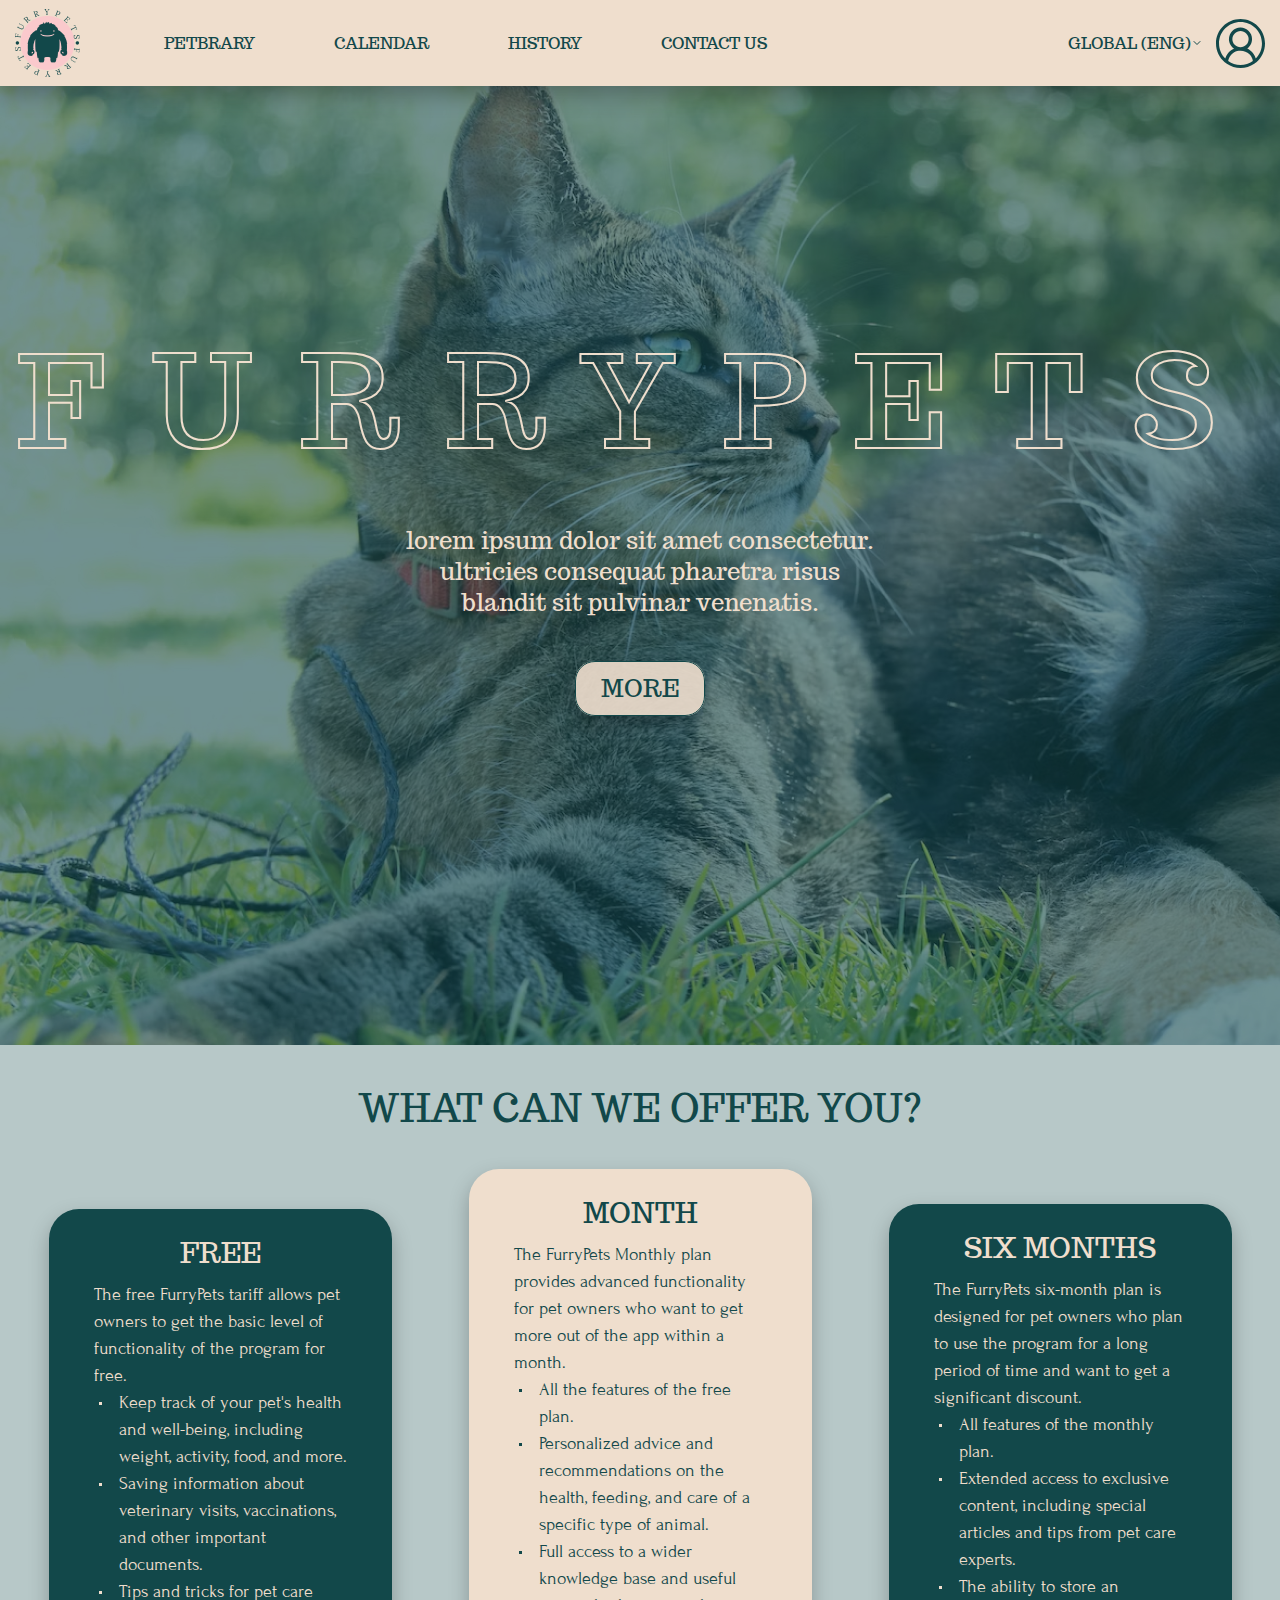
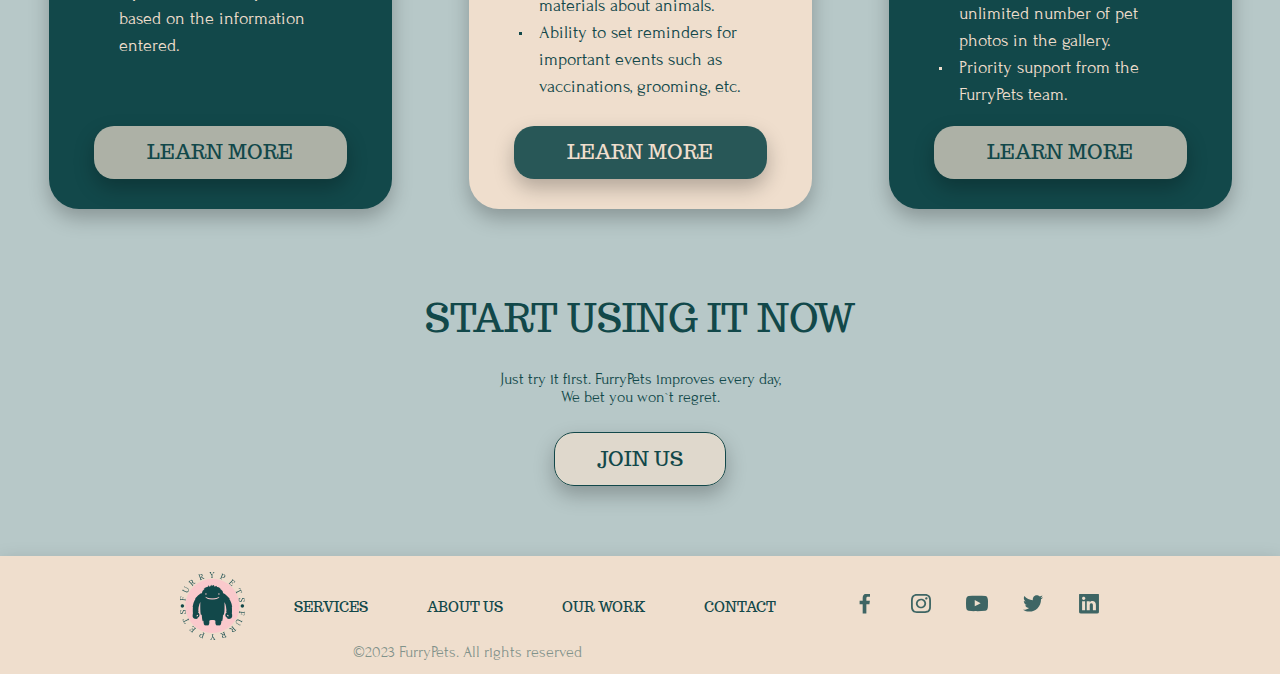
<file: index.html>
<!DOCTYPE html>
<html lang="en">
	<head>
	<meta charset="UTF-8">
	<meta name="viewport" content="width=device-width, initial-scale=1.0">
	<title>Furry Pets</title>
	<link rel="stylesheet" href="css/style.min.css">
</head> 
	<body index-page>
		<div class="wrapper">

		<header class="header js-header">
	<div class="header__container">
		<div class="header__inner">
			<a href="./index.html" class="logo">
				<img class="logo__img" src="img/logo.png" alt="LogoType">
			</a>
			<nav class="menu">
				<ul class="menu__list">
					<li class="menu__list-item"><a href="" class="menu__list-link">Petbrary</a></li>
					<li class="menu__list-item"><a href="./calendar.html" class="menu__list-link">Calendar</a></li>
					<li class="menu__list-item"><a href="" class="menu__list-link">History</a></li>
					<li class="menu__list-item"><a href="" class="menu__list-link">Contact us</a></li>
				</ul>
			</nav>
			<p class="header__language-option">Global (<span>eng</span>)</p>
			<a href="./sign-up.html" class="header__user-link">
				<img class="user-icon" src="img/icons/user-icon.svg" alt="User-profile">
			</a>
		</div>
	</div>
</header>

		<main class="main">
			<section style="background-image: url(img/pets-bg.jpg)" class="furry-pets-info">
				<div class="info__wrapper">
					<div class="info__container">
						<h1 class="info__title">
							Furrypets
						</h1>
						<p class="info__text">
							Lorem ipsum dolor sit amet consectetur. Ultricies consequat pharetra risus blandit sit pulvinar venenatis.
						</p>
						<a href="#" class="info__button btn">more</a>
					</div>
				</div>
			</section>
			<section class="sub-plans">
				<div class="sub-plans__wrapper">
					<div class="sub-plans__container">
						<h2 class="sub-plans__title">
							What can we offer you?
						</h2>
						<div class="sub-plans__row">
							<div class="sub-plans__column plans-column">
								<h3 class="plans-column__title">
									FREE
								</h3>
								<p class="plans-column__text">
									The free FurryPets tariff allows pet owners to get the basic level of functionality of the program for free.
								</p>
								<ul class="plans-column__list">
									<li class="plans-column__list-item">
										Keep track of your pet's health and well-being, including weight, activity, food, and more.
									</li>
									<li class="plans-column__list-item">
										Saving information about veterinary visits, vaccinations, and other important documents.
									</li>
									<li class="plans-column__list-item">
										Tips and tricks for pet care based on the information entered.
									</li>
								</ul>
								<a href="#" class="plans-column__button btn">Learn more</a>
							</div>
							<div class="sub-plans__column plans-column plans-column-middle">
								<h3 class="plans-column__title">
									MONTH
								</h3>
								<p class="plans-column__text">
									The FurryPets Monthly plan provides advanced functionality for pet owners who want to get more out of the app within a month.
								</p>
								<ul class="plans-column__list">
									<li class="plans-column__list-item">
										All the features of the free plan.									
									</li>
									<li class="plans-column__list-item">
										Personalized advice and recommendations on the health, feeding, and care of a specific type of animal.								
									</li>
									<li class="plans-column__list-item">
										Full access to a wider knowledge base and useful materials about animals.
									</li>
									<li class="plans-column__list-item">
										Ability to set reminders for important events such as vaccinations, grooming, etc.
									</li>
								</ul>
								<a href="#" class="plans-column__button btn">Learn more</a>
							</div>
							<div class="sub-plans__column plans-column">
								<h3 class="plans-column__title">
									six months
								</h3>
								<p class="plans-column__text">
									The FurryPets six-month plan is designed for pet owners who plan to use the program for a long period of time and want to get a significant discount.
								</p>
								<ul class="plans-column__list">
									<li class="plans-column__list-item">
										All features of the monthly plan.
									</li>
									<li class="plans-column__list-item">
										Extended access to exclusive content, including special articles and tips from pet care experts.
									</li>
									<li class="plans-column__list-item">
										The ability to store an unlimited number of pet photos in the gallery.									
									</li>
									<li class="plans-column__list-item">
										Priority support from the FurryPets team.								
									</li>
								</ul>
								<a href="#" class="plans-column__button btn">Learn more</a>
							</div>
						</div>
						<div class="sub-plans-join__wrapper">
							<div class="sub-plans-join__container">
								<h4 class="sub-plans-join__title">
									Start using it now
								</h4>
								<p class="sub-plans-join__text">
									Just try it first. FurryPets improves every day, We bet you won`t regret.
								</p>
								<a href="./sign-up.html" class="sub-plans-join__button btn">join us</a>
							</div>
						</div>
					</div>
				</div>
			</section>
		</main>

		<footer class="footer">
	<div class="footer__wrapper">
		<div class="footer__container">
			<div class="footer-inner">
				<a href="./index.html"><img src="img/logo.png" alt="LogoType"></a>
				<ul class="footer-list__menu">
					<li class="footer-list__menu-item">
						<a href="#" class="footer-list__menu-link">Services</a>
					</li>
					<li class="footer-list__menu-item">
						<a href="#" class="footer-list__menu-link">About Us</a>
					</li>
					<li class="footer-list__menu-item">
						<a href="#" class="footer-list__menu-link">Our work</a>
					</li>
					<li class="footer-list__menu-item">
						<a href="#" class="footer-list__menu-link">Contact</a>
					</li>
				</ul>
				<ul class="footer-list-icons__menu">
					<li class="footer-list-icons__menu-item">
						<a href="#"><img src="img/icons/facebook.svg" alt="#" class="footer-list-icons__menu-icon"></a>
					</li>
					<li class="footer-list-icons__menu-item">
						<a href="#"><img src="img/icons/instagram.svg" alt="#" class="footer-list-icons__menu-icon"></a>
					</li>
					<li class="footer-list-icons__menu-item">
						<a href="#"><img src="img/icons/youtube.svg" alt="#" class="footer-list-icons__menu-icon"></a>
					</li>
					<li class="footer-list-icons__menu-item">
						<a href="#"><img src="img/icons/twitter.svg" alt="#" class="footer-list-icons__menu-icon"></a>
					</li>
					<li class="footer-list-icons__menu-item">
						<a href="#" class="footer-list-icons__menu-link"><img src="img/icons/linkedin.svg" alt="#" class="footer-list-icons__menu-icon"></a>
					</li>
				</ul>
			</div>
			<p class="footer__subtext">
				©2023 FurryPets. All rights reserved
			</p>
		</div>
	</div>
</footer>

		</div>
		
		<script src="js/app.min.js"></script>
	</body>
</html>
</file>
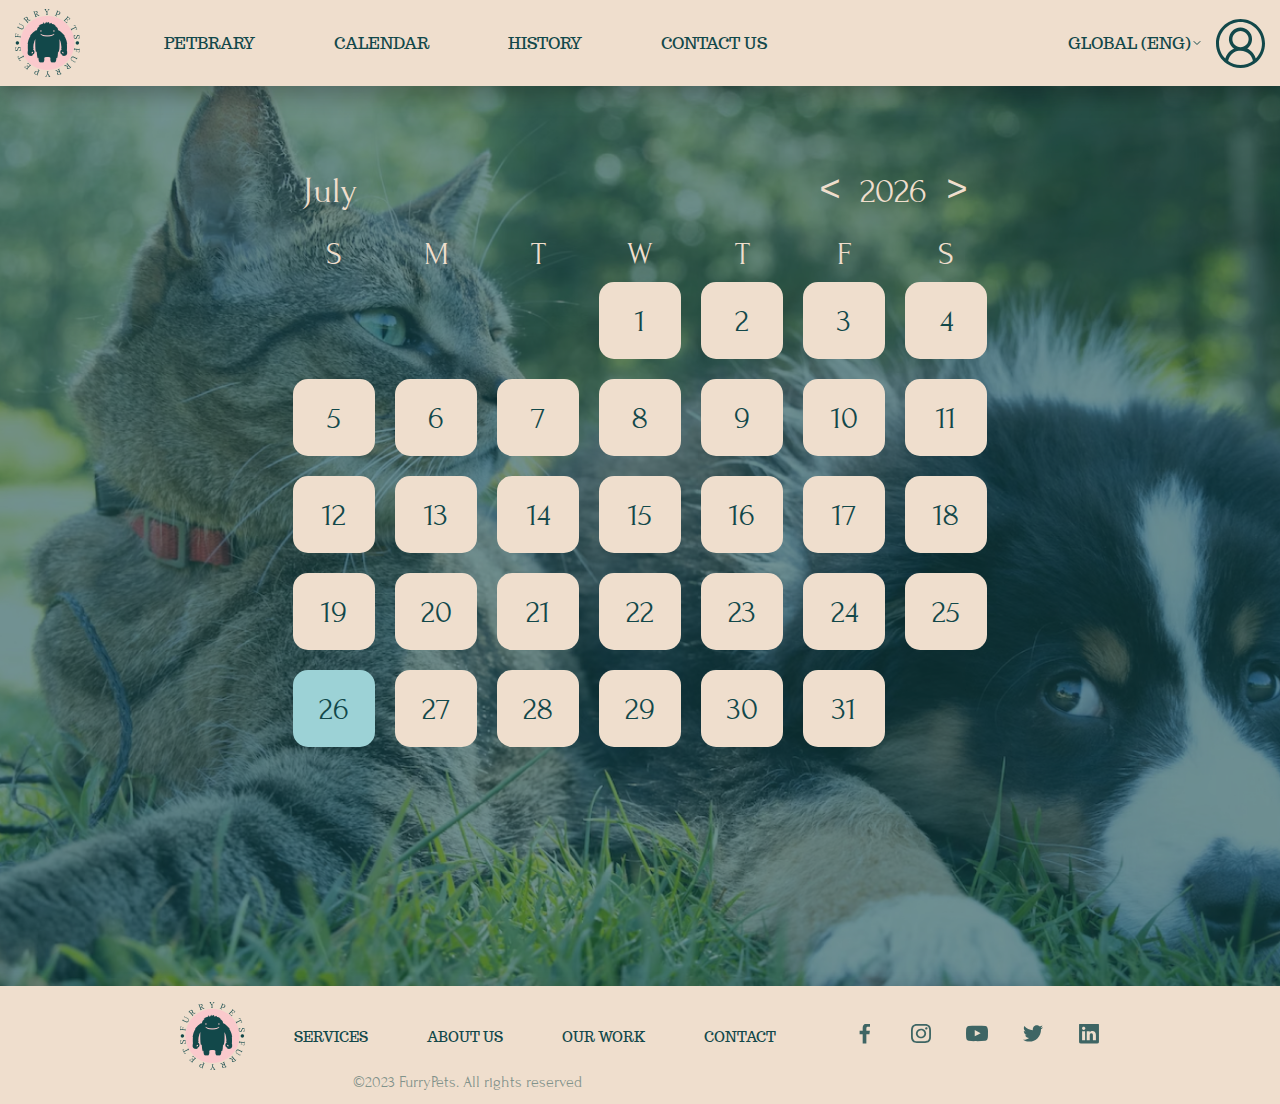
<file: calendar.html>
<!DOCTYPE html>
<html lang="en">
	<head>
	<meta charset="UTF-8">
	<meta name="viewport" content="width=device-width, initial-scale=1.0">
	<title>Furry Pets</title>
	<link rel="stylesheet" href="css/style.min.css">
</head> 
	<body>
		<div class="wrapper">

		<header class="header js-header">
	<div class="header__container">
		<div class="header__inner">
			<a href="./index.html" class="logo">
				<img class="logo__img" src="img/logo.png" alt="LogoType">
			</a>
			<nav class="menu">
				<ul class="menu__list">
					<li class="menu__list-item"><a href="" class="menu__list-link">Petbrary</a></li>
					<li class="menu__list-item"><a href="./calendar.html" class="menu__list-link">Calendar</a></li>
					<li class="menu__list-item"><a href="" class="menu__list-link">History</a></li>
					<li class="menu__list-item"><a href="" class="menu__list-link">Contact us</a></li>
				</ul>
			</nav>
			<p class="header__language-option">Global (<span>eng</span>)</p>
			<a href="./sign-up.html" class="header__user-link">
				<img class="user-icon" src="img/icons/user-icon.svg" alt="User-profile">
			</a>
		</div>
	</div>
</header>

		<main style="background-image: url(img/pets-bg.jpg)" class="main furry-bg calendar-bg">
			
			<section  class="furry-pets-calendar">
				<div class="calendar__wrapper">
					<div class="calendar__container">
						<form class="calendar__inner">
							<div class="calendar">
								<div class="calendar-header">
									<span class="month-picker" id="month-picker">February</span>
									<div class="year-picker">
										<span class="year-change" id="prev-year">
												<pre><</pre>
										</span>
										<span id="year">2021</span>
										<span class="year-change" id="next-year">
												<pre>></pre>
										</span>
									</div>
								</div>
								<div class="calendar-body">
									<div class="calendar-week-day">
										<div>S</div>
										<div>M</div>
										<div>T</div>
										<div>W</div>
										<div>T</div>
										<div>F</div>
										<div>S</div>
									</div>
									<div class="calendar-days"></div>
								</div>
								<div class="month-list"></div>
						</div>
					
		
						<div class="calendar-notes calendar-notes-none">
							
						</div>
					</div>
				</div>
			</section>

		</main>

		<footer class="footer">
	<div class="footer__wrapper">
		<div class="footer__container">
			<div class="footer-inner">
				<a href="./index.html"><img src="img/logo.png" alt="LogoType"></a>
				<ul class="footer-list__menu">
					<li class="footer-list__menu-item">
						<a href="#" class="footer-list__menu-link">Services</a>
					</li>
					<li class="footer-list__menu-item">
						<a href="#" class="footer-list__menu-link">About Us</a>
					</li>
					<li class="footer-list__menu-item">
						<a href="#" class="footer-list__menu-link">Our work</a>
					</li>
					<li class="footer-list__menu-item">
						<a href="#" class="footer-list__menu-link">Contact</a>
					</li>
				</ul>
				<ul class="footer-list-icons__menu">
					<li class="footer-list-icons__menu-item">
						<a href="#"><img src="img/icons/facebook.svg" alt="#" class="footer-list-icons__menu-icon"></a>
					</li>
					<li class="footer-list-icons__menu-item">
						<a href="#"><img src="img/icons/instagram.svg" alt="#" class="footer-list-icons__menu-icon"></a>
					</li>
					<li class="footer-list-icons__menu-item">
						<a href="#"><img src="img/icons/youtube.svg" alt="#" class="footer-list-icons__menu-icon"></a>
					</li>
					<li class="footer-list-icons__menu-item">
						<a href="#"><img src="img/icons/twitter.svg" alt="#" class="footer-list-icons__menu-icon"></a>
					</li>
					<li class="footer-list-icons__menu-item">
						<a href="#" class="footer-list-icons__menu-link"><img src="img/icons/linkedin.svg" alt="#" class="footer-list-icons__menu-icon"></a>
					</li>
				</ul>
			</div>
			<p class="footer__subtext">
				©2023 FurryPets. All rights reserved
			</p>
		</div>
	</div>
</footer>

		</div>
		
		<script src="js/app.min.js"></script>
	</body>
</html>
</file>
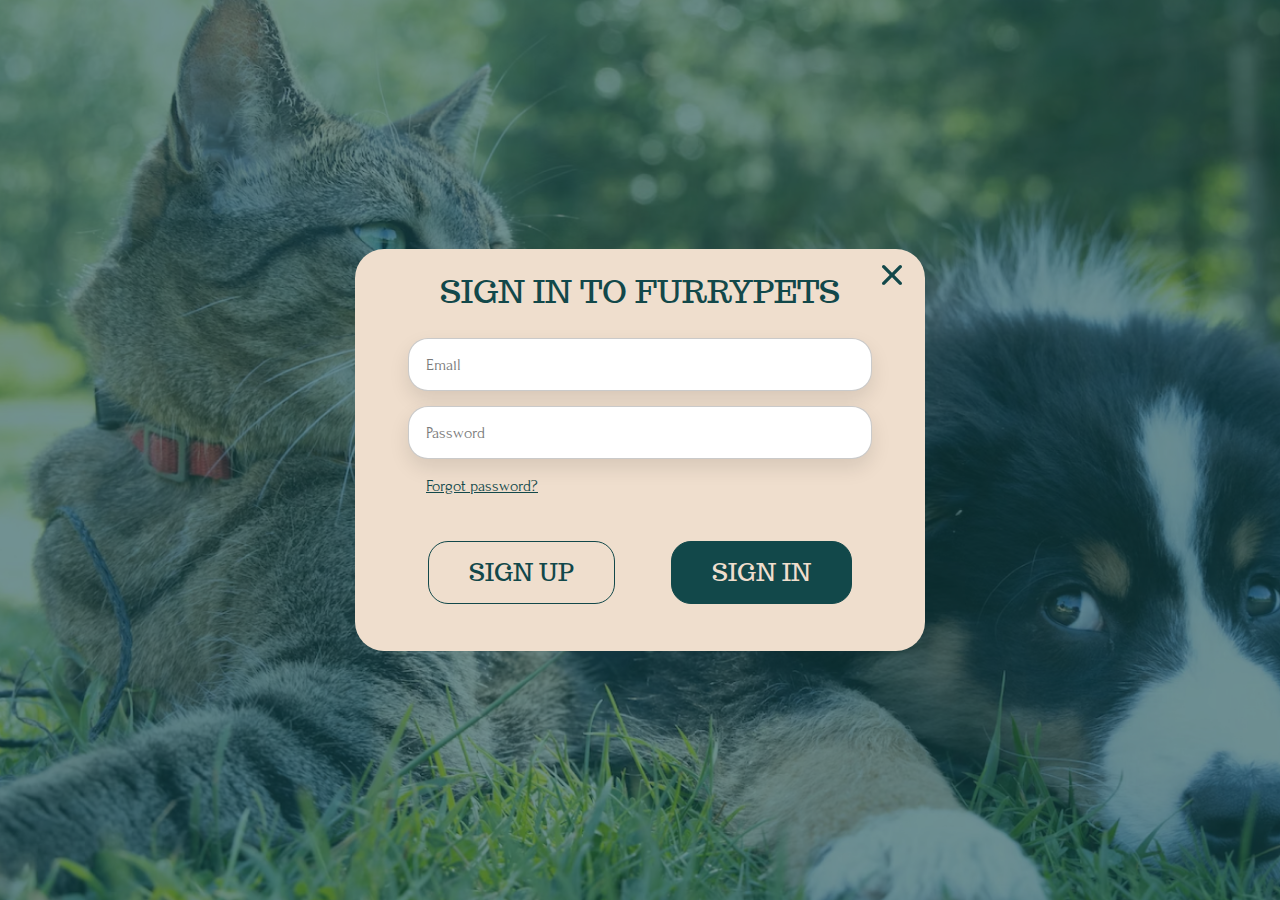
<file: sign-in.html>
<!DOCTYPE html>
<html lang="en">
	<head>
	<meta charset="UTF-8">
	<meta name="viewport" content="width=device-width, initial-scale=1.0">
	<title>Furry Pets</title>
	<link rel="stylesheet" href="css/style.min.css">
</head> 
	<body>
		<div class="wrapper">

		<main style="background-image: url(img/pets-bg.jpg)" class="main furry-bg sign-in-bg">

			<div class="sign-in__wrapper">
				<div class="sign-in__container">
					
					<div class="sign-in__inner">

						<h2 class="sign-in__title">
							Sign in to furrypets
						</h2>
						<a href="./index.html"><img id="close-icon" src="img/icons/close.svg" alt="close"></a>
						
						<form class="sign-in__form">

							<label>
								<input type="text" class="sign-in-input" value="" name="email" required>
								<span class="input--label">Email</span>
							</label>
							
							<label>
								<input type="password " class="sign-in-input" value="" name="password" required>
								<span class="input--label">Password</span>
							</label>
							
							<div class="forgot-pass"><a href="#" class="forgot-pass-link">Forgot password?</a></div>

							<div class="sign-in__buttons">
								<a href="./sign-up.html" class="sign-up-in__btn">Sign Up</a>
								<button id="sign-in__btn">Sign In</button>
							</div>

						</form>

					</div>
					
				</div>
			</div>

		</main>

		</div>
		
		<script src="js/app.min.js"></script>
	</body>
</html>
</file>
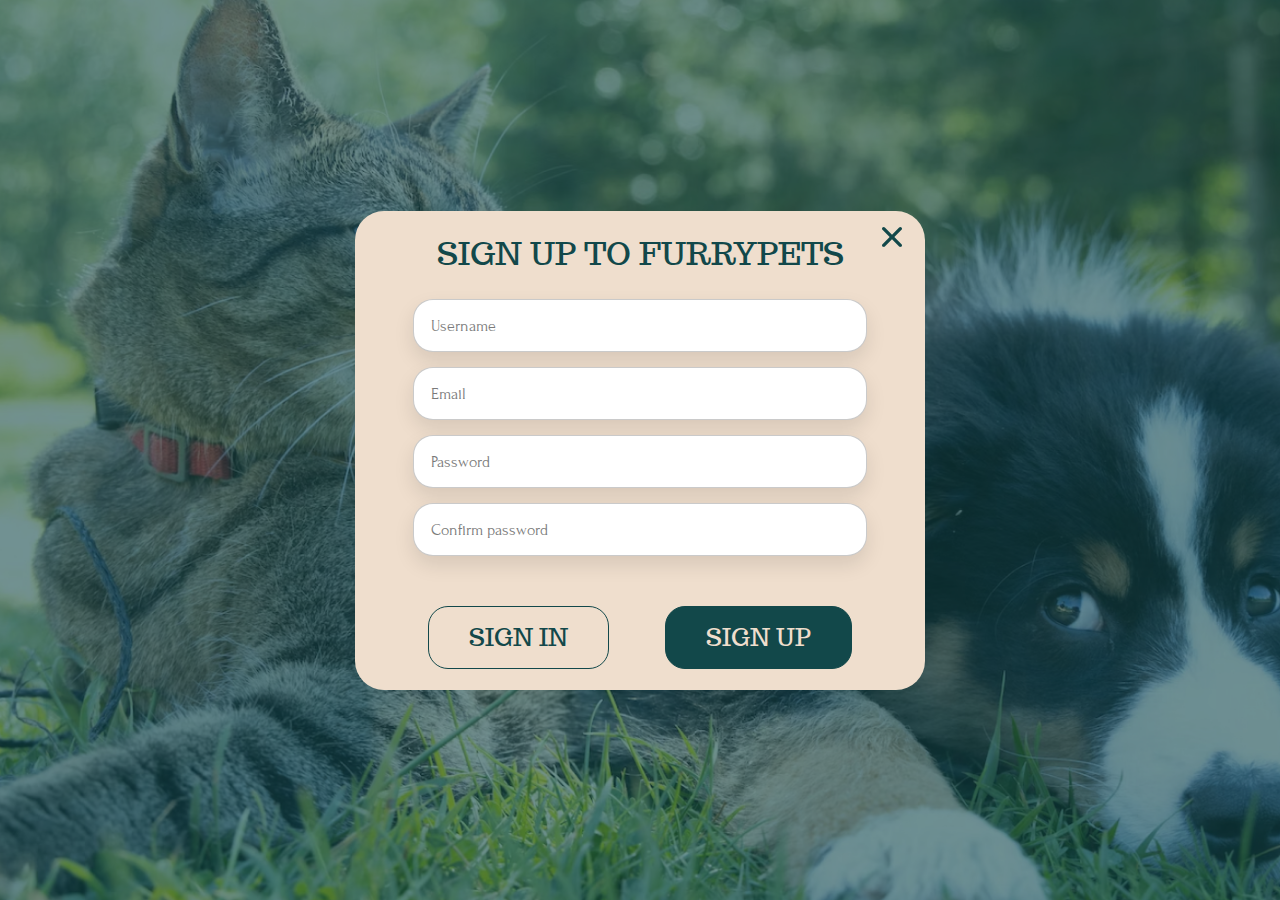
<file: sign-up.html>
<!DOCTYPE html>
<html lang="en">
	<head>
	<meta charset="UTF-8">
	<meta name="viewport" content="width=device-width, initial-scale=1.0">
	<title>Furry Pets</title>
	<link rel="stylesheet" href="css/style.min.css">
</head> 
	<body>
		<div class="wrapper">

		<main style="background-image: url(img/pets-bg.jpg)" class="main furry-bg sign-up-bg">

			<div class="sign-up__wrapper">
				<div class="sign-up__container">

					<form class="sign-up__inner">

						<h2 class="sign-up__title">
							Sign up to furrypets
						</h2>
						<a href="./index.html"><img id="close-icon" src="img/icons/close.svg" alt="close"></a>
						
						<div class="sign-up__form">
							<label>
								<input type="text" class="sign-up-input" value="" name="username" required>
								<span class="input--label">Username</span> 
							</label>
							
							<label>
								<input type="text" class="sign-up-input" value="" name="email" required>
								<span class="input--label">Email</span> 
							</label>

							<label>
								<input type="password " class="sign-up-input" value="" name="password" required>
								<span class="input--label">Password</span> 
							</label>

							<label>
								<input type="password " class="sign-up-input" value="" name="confirm-password" required>
								<span class="input--label">Confirm password</span> 
							</label>
						</div>

						<div class="sign-up__buttons">
							<a href="./sign-in.html" class="sign-up-in__btn">Sign In</a>
							<button id="sign-up__btn">Sign Up</button>
						</div>

					</form>
					
				</div>
			</div>

		</main>

		</div>
		
		<script src="js/app.min.js"></script>
	</body>
</html>
</file>
<file: css/style.min.css>
@charset "UTF-8";
@import url(https://fonts.googleapis.com/css?family=Trocchi:regular);
@import url(https://fonts.googleapis.com/css?family=Forum:regular);
@import url(https://fonts.googleapis.com/css?family=Halant:500,700);
* {
  padding: 0;
  margin: 0;
  border: 0;
}

*, *:before, *:after {
  -moz-box-sizing: border-box;
  -webkit-box-sizing: border-box;
  box-sizing: border-box;
}

:focus, :active {
  outline: none;
}

a:focus, a:active {
  outline: none;
}

nav, footer, header, aside {
  display: block;
}

html, body {
  height: 100%;
  width: 100%;
  font-style: 100%;
  line-height: 1;
  font-style: 14px;
  -ms-text-size-adjust: 100%;
  -moz-text-size-adjust: 100%;
  -webkit-text-size-adjust: 100%;
}

input, button, textarea {
  font-family: inherit;
}

input::-ms-clear {
  display: none;
}

button {
  cursor: pointer;
}

button::-moz-focus-inner {
  padding: 0;
  border: 0;
}

a, a:visited {
  text-decoration: none;
}

a:hover {
  text-decoration: none;
}

ul li {
  list-style-type: none;
}

img {
  vertical-align: top;
}

h1, h2, h3, h4, h5, h6 {
  font-style: inherit;
  font-weight: 400;
}

/*
@font-face {
	font-family: CormorantUpright;
	font-display: swap;
	src: url("../fonts/CormorantUpright-Bold.woff2") format("woff2"), url("../fonts/CormorantUpright-Bold.woff") format("woff");
	font-weight: 700;
	font-style: normal;
}
*/
/*------------------------------------------------------------------------*/
/*

	$fz:16px; ПРИМЕР СОЗДАНИЕ ПЕРЕМЕННОЙ

	%tplborder{
		border-bottom: 5px dashed red;
} ПРИМЕР СОЗДАНИЯ ШАБЛОНА СТИЛЕЙ

	div{
		@extend %tplborder;
} ПРИМЕР ПОДКЛЮЧЕНИЯ

	@mixin fontz($f, $c){
		font-size: $f;
		color: $c;
	} ПРИМЕР СОЗДАНИЯ МИКСИНА

	div{
		@include fontz(50px, #000);
	} ПРИМЕР ПРИМИНЕНИЯ

*/
/*------------------------------------------------------------------------*/
/*------------------------------------------------------------------------*/
body {
  font-family: Trocchi;
  color: #12484A;
  font-size: 16px;
  line-height: normal;
  transition: 0.3s;
  background-color: #EFDECD;
}

.wrapper {
  min-height: 100%;
  overflow: hidden;
  display: flex;
  flex-direction: column;
}

.main {
  flex: 1 1 auto;
}

[class*=__container] {
  max-width: 1364px;
  margin: 0 auto;
  padding: 0px 15px;
}

.btn {
  text-align: center;
  padding: 13px 42px;
  background-color: rgba(239, 222, 205, 0.7);
  text-transform: uppercase;
  color: #12484A;
  border-radius: 20px;
  font-size: 20px;
  box-shadow: 0px 9px 20px 0px rgba(0, 0, 0, 0.25);
}

/*----------------------------HEADER----------------------------*/
.header {
  background-color: #EFDECD;
  left: 0;
  top: -86px;
  width: 100%;
  z-index: 10;
  box-shadow: 0px 9px 20px 0px rgba(0, 0, 0, 0.25);
  transition: 0.3s;
  white-space: nowrap;
}
.header .header__container {
  padding-top: 9px;
  padding-bottom: 9px;
}
.header .header__inner {
  text-transform: uppercase;
  display: flex;
  align-items: center;
}

.header.fixed {
  position: fixed;
  transform: translateY(86px);
  opacity: 0.9;
  transition: 0.3s;
}
.header.fixed:hover {
  opacity: 1;
}

.header__logo {
  max-width: 65px;
}

.menu__list {
  display: flex;
  gap: 79px;
  margin-left: 84px;
}
.menu__list .menu__list-link {
  color: #12484A;
  position: relative;
}
.menu__list .menu__list-link::after {
  content: "";
  height: 2px;
  width: 0;
  background-color: #12484A;
  position: absolute;
  bottom: -2px;
  right: 0;
  transition: 0.3s;
}
.menu__list .menu__list-link:hover::after {
  content: "";
  width: 100%;
  left: 0;
}

.header__language-option {
  margin-left: auto;
  cursor: pointer;
  position: relative;
}
.header__language-option::after {
  position: absolute;
  content: url(../img/icons/language-after.svg);
  transition: 0.1s;
}
.header__language-option:hover::after {
  transform: rotate(180deg);
}

.header__user-link {
  margin-left: 25px;
}

/*----------------------------MAIN----------------------------*/
/*----------------------------INFO----------------------------*/
.furry-bg {
  background-position: center;
  background-repeat: no-repeat;
  background-size: cover;
}

.furry-pets-info {
  text-align: center;
  color: #EFDECD;
}
.furry-pets-info .info__wrapper {
  background-color: rgba(18, 72, 74, 0.6);
}
.furry-pets-info .info__wrapper .info__container {
  padding-top: 232px;
  padding-bottom: 341px;
}

.info__title {
  font-size: 128px;
  letter-spacing: 47.5px;
  text-transform: uppercase;
  color: rgba(1, 1, 1, 0);
  -webkit-text-stroke: 2px #EFDECD;
}

.info__text {
  max-width: 490px;
  margin: 0 auto;
  padding: 41px 5px 55px;
  font-size: 24px;
  text-transform: lowercase;
}

.info__button {
  color: #12484A;
  font-size: 24px;
  padding: 11px 25px;
  border: 1px solid #12484A;
  margin: 0 auto;
  transition: 0.6s;
  background-color: rgba(239, 222, 205, 0.9);
}
.info__button:hover {
  background-color: #efdecd;
  letter-spacing: 4px;
}

/*----------------------------SUB-PLANS----------------------------*/
.sub-plans {
  background-color: #fff;
}
.sub-plans__wrapper {
  background-color: rgba(18, 72, 74, 0.3);
}
.sub-plans__title {
  text-transform: uppercase;
  font-size: 38px;
  text-align: center;
  padding: 38px 15px 18px;
}
.sub-plans__row {
  display: flex;
  justify-content: center;
  gap: 77px;
  padding-top: 18px;
  align-items: flex-end;
}
.sub-plans__column {
  max-width: 343px;
  background-color: #12484A;
  color: #EFDECD;
  display: flex;
  flex-direction: column;
  padding: 25px 45px 30px;
}
.sub-plans .sub-plans-join__wrapper {
  text-align: center;
  padding: 84px 15px;
}
.sub-plans .sub-plans-join__title {
  font-family: Trocchi;
  font-size: 38px;
  text-transform: uppercase;
  padding-bottom: 27px;
}
.sub-plans .sub-plans-join__text {
  margin: 0 auto;
  max-width: 300px;
  font-family: Forum;
  font-size: 16px;
  padding-bottom: 40px;
}
.sub-plans .sub-plans-join__button {
  border: 1px solid #12484A;
  background-color: rgba(239, 222, 205, 0.7);
  transition: 0.6s;
}
.sub-plans .sub-plans-join__button:hover {
  background-color: #efdecd;
  letter-spacing: 4px;
}

.plans-column {
  font-family: Forum;
  line-height: 150%;
  font-size: 18px;
  border-radius: 30px;
  box-shadow: 0px 9px 20px 0px rgba(0, 0, 0, 0.25);
  min-height: 600px;
  height: 100%;
}
.plans-column__title {
  text-align: center;
  text-transform: uppercase;
  font-family: Trocchi;
  font-size: 28px;
  line-height: normal;
  padding-bottom: 10px;
}
.plans-column__list {
  flex: 1 1 auto;
  padding-left: 25px;
  padding-bottom: 18px;
}
.plans-column__list-item {
  position: relative;
}
.plans-column__list-item::before {
  position: absolute;
  content: "";
  height: 3px;
  width: 3px;
  top: 12.5px;
  left: -20px;
  background-color: #EFDECD;
}
.plans-column__button {
  color: #12484A;
  font-family: Trocchi;
  font-size: 20px;
  transition: 0.6s;
}
.plans-column__button:hover {
  background-color: #efdecd;
}

.plans-column-middle {
  min-height: 640px;
  background-color: #EFDECD;
  color: #12484A;
}
.plans-column-middle .plans-column__list-item::before {
  background-color: #12484A;
}
.plans-column-middle .plans-column__button {
  color: #EFDECD;
  background-color: rgba(18, 72, 74, 0.9);
}
.plans-column-middle .plans-column__button:hover {
  background-color: #12484a;
}

/*----------------------------FOOTER----------------------------*/
.footer {
  background-color: rgba(239, 222, 205, 0.7);
  box-shadow: 0px 9px 20px 0px rgba(0, 0, 0, 0.25);
}
.footer__wrapper {
  padding: 11px 15px 5px;
}
.footer__container {
  padding: 5px 143px;
}
.footer__subtext {
  padding: 3px 195px;
  font-family: Forum;
  font-size: 16px;
  color: rgba(18, 72, 74, 0.5);
}

.footer-inner {
  display: flex;
  justify-content: center;
  align-items: center;
}

.footer-list__menu {
  padding-left: 49px;
  display: flex;
  gap: 59px;
}
.footer-list__menu-link {
  color: #12484A;
  text-transform: uppercase;
  font-size: 14px;
  position: relative;
}
.footer-list__menu-link::after {
  content: "";
  height: 2px;
  width: 0;
  background-color: #12484A;
  position: absolute;
  bottom: -2px;
  right: 0;
  transition: 0.3s;
}
.footer-list__menu-link:hover::after {
  content: "";
  width: 100%;
  left: 0;
}

.footer-list-icons__menu {
  display: flex;
  gap: 32px;
  padding-left: 77px;
}

.footer-list-icons__menu-icon {
  opacity: 0.8;
  transition: 0.6s;
}
.footer-list-icons__menu-icon:hover {
  opacity: 1;
}

.footer-list-icons__menu-item {
  position: relative;
  z-index: 2;
}
.footer-list-icons__menu-item::before {
  position: absolute;
  content: "";
  height: 40px;
  width: 40px;
  top: -10px;
  left: -8px;
  border: 1px solid #12484A;
  border-radius: 50%;
  opacity: 0;
  transition: 0.3s;
}
.footer-list-icons__menu-item:hover::before {
  opacity: 0.9;
  cursor: pointer;
}

.calendar__wrapper {
  padding: 50px;
}

.furry-pets-calendar {
  height: 100vh;
  background-color: rgba(18, 72, 74, 0.6);
}

.calendar__inner {
  display: flex;
  justify-content: space-around;
  flex-wrap: wrap;
  transition: 0.3s;
}

.calendar {
  height: max-content;
  width: max-content;
  border-radius: 30px;
  padding: 20px;
  position: relative;
  overflow: hidden;
  font-family: Forum;
  font-size: 32px;
}

.calendar-header {
  display: flex;
  justify-content: space-between;
  align-items: center;
  font-size: 25px;
  color: #EFDECD;
  padding: 10px;
}

.calendar-body {
  padding: 10px;
}

.calendar-week-day {
  display: grid;
  grid-template-columns: repeat(7, 1fr);
  font-size: 32px;
  gap: 20px;
  padding-bottom: 10px;
}

.calendar-week-day div {
  display: grid;
  place-items: center;
  color: #EFDECD;
}

.calendar-days {
  display: grid;
  grid-template-columns: repeat(7, 1fr);
  gap: 20px;
  color: #EFDECD;
}

.calendar-days div {
  width: 82px;
  height: 77px;
  border-radius: 15px;
  display: flex;
  align-items: center;
  justify-content: center;
  padding: 5px;
  position: relative;
  cursor: pointer;
  animation: to-top 1s forwards;
}

.calendar-days div.curr-date {
  background-color: #9CD2D6;
}
.calendar-days div.curr-date:hover {
  background-color: #12484A;
}

.calendar-days div.curr-date span {
  display: none;
}

/*--------------------------*/
.calendar-day-day {
  background-color: #EFDECD;
  color: #12484A;
  transition: 0.3s;
}
.calendar-day-day:hover {
  color: #EFDECD;
  background-color: #12484A;
}

/*--------------------------*/
.month-picker {
  padding: 5px 10px;
  font-size: 36px;
  cursor: pointer;
  position: relative;
}
.month-picker::after {
  content: "";
  height: 2px;
  width: 0;
  background-color: #EFDECD;
  position: absolute;
  bottom: -2px;
  right: 0;
  transition: 0.3s;
}
.month-picker:hover::after {
  content: "";
  width: 100%;
  left: 0;
}

.year-picker {
  display: flex;
  align-items: center;
  font-size: 36px;
}

.year-change {
  height: 40px;
  width: 40px;
  border-radius: 50%;
  display: grid;
  place-items: center;
  margin: 0 10px;
  cursor: pointer;
}

.year-change {
  position: relative;
  transition: 0.3s;
}
.year-change::after {
  content: "";
  position: absolute;
  height: 40px;
  width: 40px;
  border-radius: 50%;
  border: 1px solid #EFDECD;
  bottom: -1px;
  opacity: 0%;
}
.year-change:hover::after {
  opacity: 100%;
}

.month-list {
  position: absolute;
  width: 100%;
  height: 100%;
  top: 0;
  left: 0;
  background-color: #EFDECD;
  padding: 20px;
  grid-template-columns: repeat(3, auto);
  gap: 5px;
  display: grid;
  transform: scale(1.5);
  visibility: hidden;
  pointer-events: none;
}

.month-list.show {
  transform: scale(1);
  visibility: visible;
  pointer-events: visible;
  transition: all 0.2s ease-in-out;
}

.month-list > div {
  display: grid;
  place-items: center;
}

.month-list > div > div {
  width: 100%;
  padding: 5px 20px;
  border-radius: 10px;
  text-align: center;
  cursor: pointer;
  color: #12484A;
}
.month-list > div > div:hover {
  color: #EFDECD;
  background-color: #12484A;
}

@keyframes to-top {
  0% {
    transform: translateY(100%);
    opacity: 0;
  }
  100% {
    transform: translateY(0);
    opacity: 1;
  }
}
.active {
  background-color: rgba(239, 222, 205, 0.6);
  box-shadow: 0px 9px 20px 0px rgba(156, 210, 214, 0.6);
}

/*----------------------------NOTES----------------------------*/
.calendar-notes {
  align-self: center;
  font-family: Forum;
  font-size: 16px;
  padding-left: 10px;
}

.calendar-notes-none {
  display: none;
}

#selected-date {
  font-size: 32px;
  text-transform: uppercase;
  padding-bottom: 22px;
  text-align: center;
}

.calendar-notes__inner {
  border-radius: 20px;
  background-color: #EFDECD;
  padding: 23px 20px 23px;
  max-height: 410px;
  height: 100%;
  width: 490px;
}

.calendar-form__group {
  display: grid;
  grid-template-columns: 1fr 2fr;
  padding-bottom: 13px;
  gap: 10px;
}

.calendar-form__input {
  font-family: Forum;
  border: none;
  border-radius: 20px;
  outline: none;
  height: 52px;
  width: 146px;
  box-shadow: 0px 9px 20px 0px rgba(0, 0, 0, 0.1);
}
.calendar-form__input:focus {
  box-shadow: 0px 9px 20px 0px rgba(0, 0, 0, 0.25);
}

#reason-input {
  max-width: 294px;
  width: 100%;
}

.calendar-form__inputarea {
  font-family: Forum;
  border: none;
  border-radius: 20px;
  outline: none;
  height: 120px;
  max-width: 450px;
  width: 100%;
  box-shadow: 0px 9px 20px 0px rgba(0, 0, 0, 0.1);
}
.calendar-form__inputarea:focus {
  box-shadow: 0px 9px 20px 0px rgba(0, 0, 0, 0.25);
}

.calendar-form__group-info label {
  width: 100%;
  max-width: 146px;
  height: 53px;
  display: block;
  position: relative;
}
.calendar-form__group-info label input {
  border: 1px solid rgba(122, 122, 122, 0.4);
  padding: 12px 16px;
  color: #7a7a7a;
  font-size: 16px;
}
.calendar-form__group-info label span {
  position: absolute;
  display: block;
  top: 18px;
  left: 12px;
  cursor: text;
  border-radius: 20px;
  transition: 0.2s;
}
.calendar-form__group-info label input:focus + span,
.calendar-form__group-info label input:valid + span,
.calendar-form__group-info label input[type=time] + span {
  top: -8px;
  left: 6px;
  font-size: 12px;
  padding: 5px;
  background-color: #fff;
}

.reason-for-visit label {
  width: 100%;
  max-width: 294px;
  height: 53px;
  display: block;
  position: relative;
}

.calendar-form-notes label {
  width: 100%;
  max-width: 450px;
  height: 120px;
  display: block;
  position: relative;
}
.calendar-form-notes label textarea {
  color: #7a7a7a;
  border: 1px solid rgba(122, 122, 122, 0.4);
  padding: 12px 16px;
  font-size: 16px;
}
.calendar-form-notes label span {
  position: absolute;
  display: block;
  top: 18px;
  left: 12px;
  cursor: text;
  border-radius: 20px;
  transition: 0.2s;
}
.calendar-form-notes label textarea:focus + span,
.calendar-form-notes label textarea:valid + span {
  top: -8px;
  left: 6px;
  font-size: 12px;
  padding: 5px;
  background-color: #fff;
}

#calendar-form__save-btn {
  font-family: Trocchi;
  font-size: 24px;
  text-transform: uppercase;
  color: #EFDECD;
  background-color: #12484A;
  padding: 8px 30px;
  border-radius: 20px;
  transition: 0.3s;
  outline: none;
  border: 1px solid #12484A;
}
#calendar-form__save-btn:hover {
  background-color: rgba(239, 222, 205, 0.6);
  color: #12484A;
  border: 1px solid #12484A;
  box-shadow: 0px 9px 20px 0px rgba(0, 0, 0, 0.25);
}

.btn-container {
  text-align: center;
}

.calendar-form-notes {
  padding-bottom: 30px;
}

/*----------------------------SIGN-UP----------------------------*/
.input--label {
  font-family: Forum;
  color: #7a7a7a;
  font-size: 16px;
}

.sign-up,
.sign-in {
  font-family: Trocchi;
  color: #12484A;
  font-size: 16px;
}
.sign-up__wrapper,
.sign-in__wrapper {
  background-color: rgba(18, 72, 74, 0.6);
  overflow: hidden;
  height: 100vh;
  display: flex;
  align-items: center;
  justify-content: center;
}
.sign-up__inner,
.sign-in__inner {
  text-align: center;
  position: relative;
  background-color: #EFDECD;
  padding: 21px 53px;
  width: 570px;
  border-radius: 29px;
}
.sign-up__inner #close-icon,
.sign-in__inner #close-icon {
  position: absolute;
  top: 15px;
  right: 15px;
  transition: 0.3s;
}
.sign-up__inner #close-icon:hover,
.sign-in__inner #close-icon:hover {
  opacity: 0.8;
}
.sign-up__title,
.sign-in__title {
  text-transform: uppercase;
  font-size: 32px;
}
.sign-up__form,
.sign-in__form {
  display: flex;
  flex-direction: column;
  gap: 15px;
  padding: 25px 5px 50px;
  text-align: left;
}
.sign-up__form label,
.sign-in__form label {
  width: 100%;
  max-width: 470px;
  height: 53px;
  display: block;
  position: relative;
}
.sign-up__form label input,
.sign-in__form label input {
  padding: 0 18px;
  position: absolute;
  bottom: 0;
  border: 1px solid rgba(122, 122, 122, 0.4);
}
.sign-up__form label span,
.sign-in__form label span {
  top: 18px;
  left: 18px;
  border-radius: 20px;
  position: absolute;
  cursor: text;
  transition: 0.2s;
}
.sign-up__form label input:focus + span,
.sign-up__form label input:valid + span,
.sign-in__form label input:focus + span,
.sign-in__form label input:valid + span {
  top: -8px;
  left: 8px;
  background-color: #fff;
  font-size: 12px;
  padding: 5px;
}
.sign-up__form label input[type=time]::-webkit-datetime-edit-fields-wrapper,
.sign-in__form label input[type=time]::-webkit-datetime-edit-fields-wrapper {
  display: none;
}
.sign-up__buttons,
.sign-in__buttons {
  display: flex;
  justify-content: center;
  gap: 56px;
  text-transform: uppercase;
  font-family: Trocchi;
  font-size: 24px;
}
.sign-up__buttons .sign-up-in__btn,
.sign-in__buttons .sign-up-in__btn {
  color: #12484A;
  border: #12484A 1px solid;
  border-radius: 20px;
  padding: 15px 40px;
  transition: 0.3s;
}
.sign-up__buttons .sign-up-in__btn:hover,
.sign-in__buttons .sign-up-in__btn:hover {
  background-color: #12484A;
  color: #EFDECD;
}
.sign-up__btn,
.sign-in__btn {
  text-transform: uppercase;
  font-family: Trocchi;
  font-size: 24px;
  color: #EFDECD;
  background-color: #12484A;
  border-radius: 20px;
  padding: 15px 40px;
  border: #12484A 1px solid;
  transition: 0.3s;
}
.sign-up__btn:hover,
.sign-in__btn:hover {
  background-color: rgba(18, 72, 74, 0.9);
}

#sign-up__btn,
#sign-in__btn {
  text-transform: uppercase;
  font-family: Trocchi;
  font-size: 24px;
  color: #EFDECD;
  background-color: #12484A;
  border-radius: 20px;
  padding: 15px 40px;
  border: #12484A 1px solid;
  transition: 0.3s;
}
#sign-up__btn:hover,
#sign-in__btn:hover {
  background-color: rgba(18, 72, 74, 0.9);
}

.sign-up-input,
.sign-in-input {
  font-family: Forum;
  font-size: 16px;
  color: #7a7a7a;
  width: 100%;
  max-width: 470px;
  height: 53px;
  background: #fff;
  border-radius: 20px;
  box-shadow: 0px 9px 20px 0px rgba(0, 0, 0, 0.1);
  transition: 0.3s;
}
.sign-up-input:focus,
.sign-in-input:focus {
  box-shadow: 0px 9px 20px 0px rgba(0, 0, 0, 0.25);
}

/*SIGN-IN*/
.forgot-pass-link {
  font-family: Forum;
  font-size: 16px;
  font-style: normal;
  line-height: 150%;
  color: #12484A;
  text-decoration: underline;
  text-align: start;
}

.forgot-pass {
  text-align: left;
  padding-bottom: 28px;
  padding-left: 18px;
}

.sign-in__form {
  padding: 26px 0;
}
</file>
